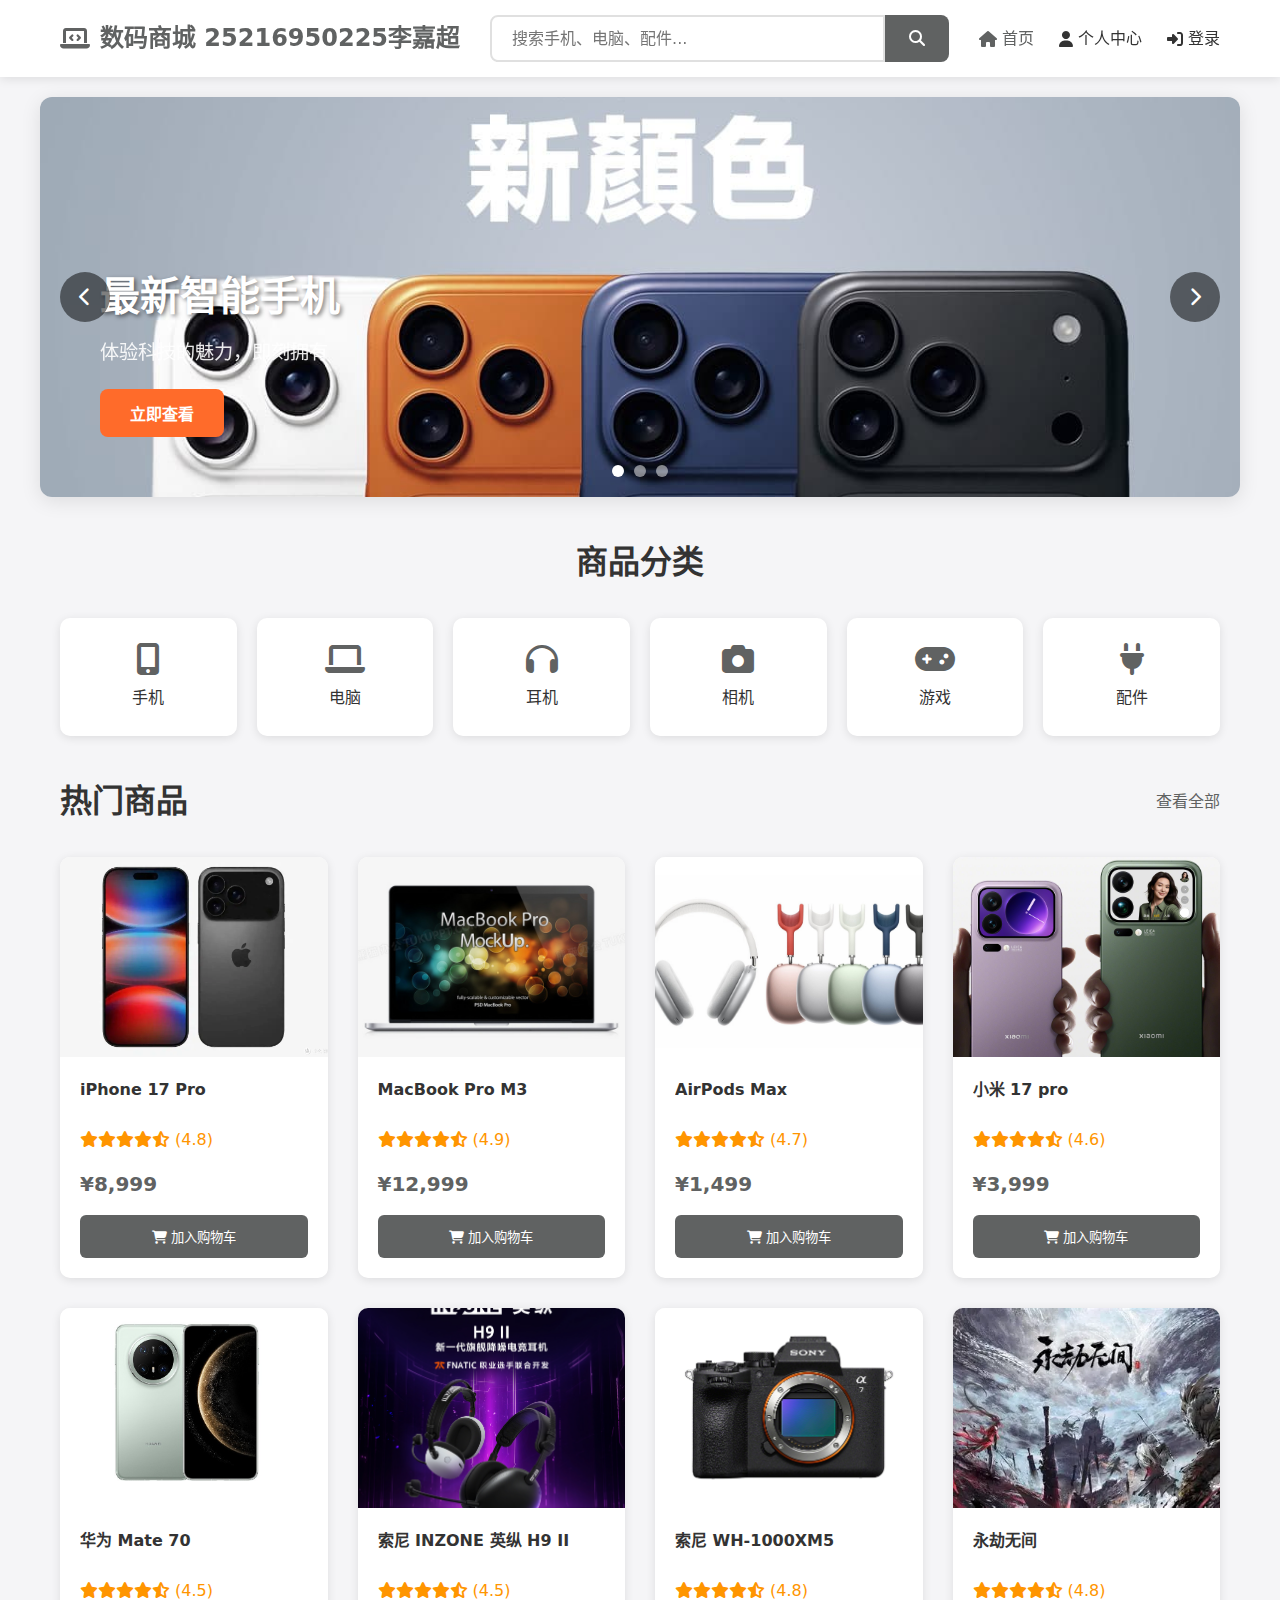
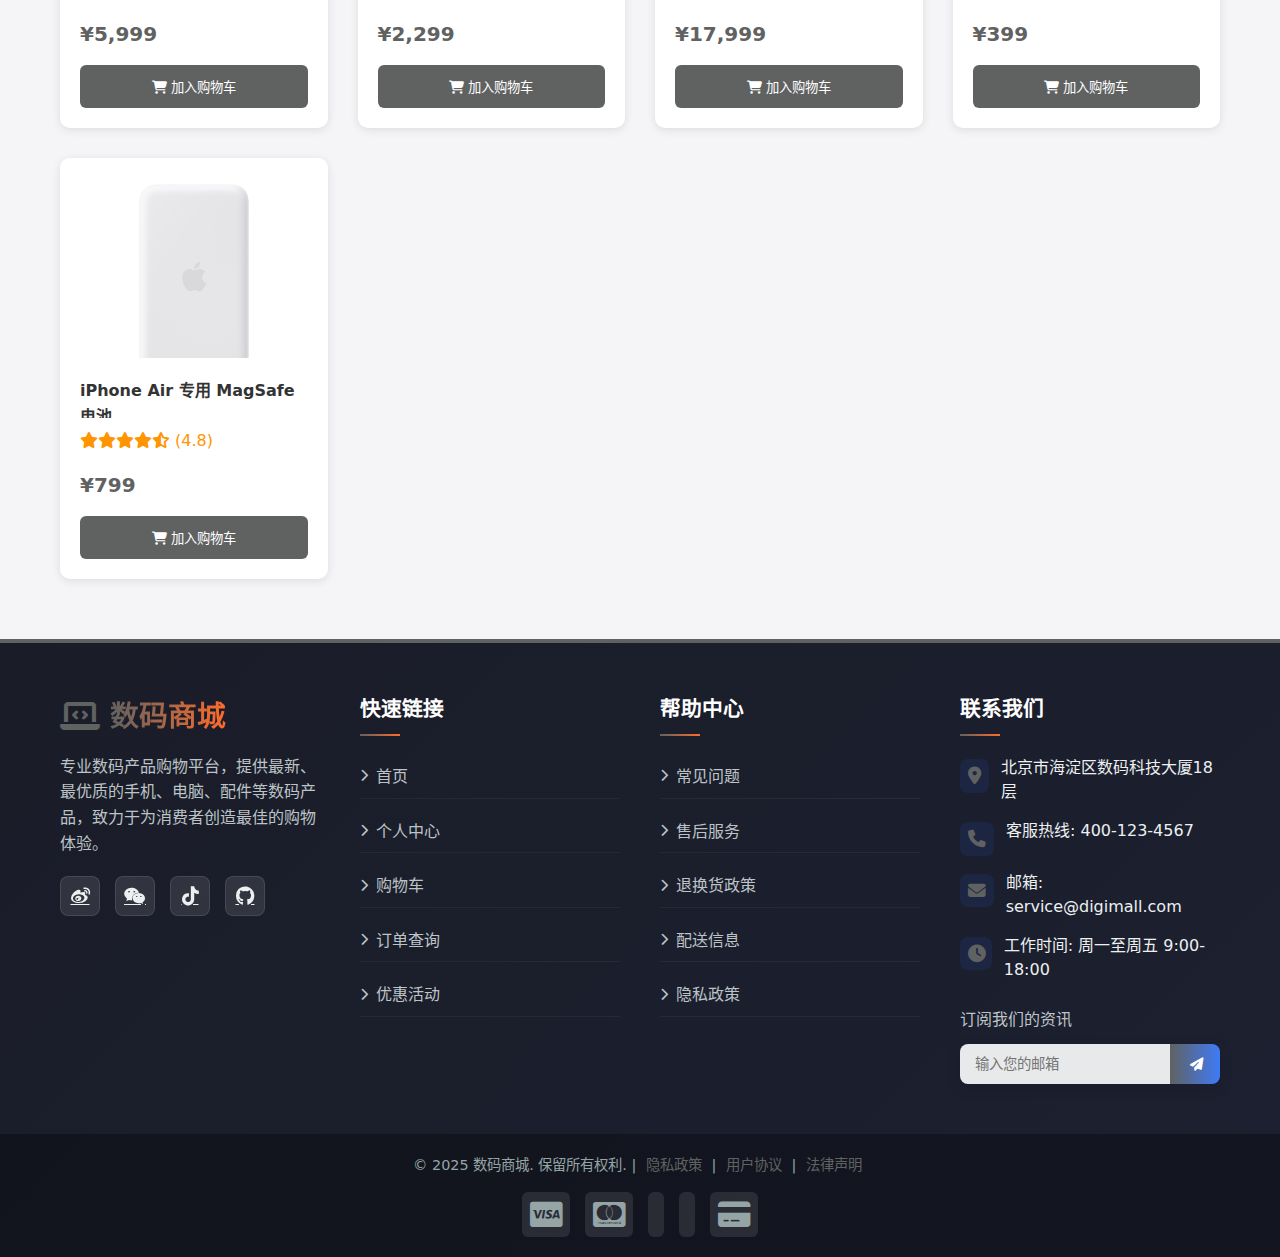
<file: index.html>
<!DOCTYPE html>
<html lang="zh-CN">
<head>
    <meta charset="UTF-8">
    <meta name="viewport" content="width=device-width, initial-scale=1.0">
    <title>数码商城 - 首页</title>
    <link rel="stylesheet" href="css/style.css">
    <link rel="stylesheet" href="https://cdnjs.cloudflare.com/ajax/libs/font-awesome/6.4.0/css/all.min.css">
</head>
<body>
    <!-- 导航栏 -->
    <nav class="navbar">
        <div class="nav-container">
            <a href="index.html" class="logo">
                <i class="fas fa-laptop-code"></i>
                <span>数码商城 25216950225李嘉超</span>
            </a>
            
            <div class="search-box">
                <input type="text" placeholder="搜索手机、电脑、配件..." id="searchInput">
                <button onclick="searchProducts()"><i class="fas fa-search"></i></button>
            </div>
            
            <div class="nav-links">
                <a href="index.html" class="active"><i class="fas fa-home"></i> 首页</a>
                <a href="profile.html"><i class="fas fa-user"></i> 个人中心</a>
                <a href="login.html" id="authLink"><i class="fas fa-sign-in-alt"></i> 登录</a>
            </div>
            
            <button class="menu-toggle" onclick="toggleMenu()">
                <i class="fas fa-bars"></i>
            </button>
        </div>
    </nav>

    <!-- 轮播图 -->
    <section class="carousel">
        <div class="carousel-inner">
            <div class="slide active">
                <img src="素材图片/16.jpg" alt="智能手机">
                <div class="slide-content">
                    <h2>最新智能手机</h2>
                    <p>体验科技的魅力，即刻拥有</p>
                    <button onclick="viewProduct('phone')">立即查看</button>
                </div>
            </div>
            <div class="slide">
                <img src="素材图片/h470.jpg" alt="笔记本电脑">
                <div class="slide-content">
                    <h2>高性能笔记本</h2>
                    <p>助力你的工作与学习</p>
                    <button onclick="viewProduct('laptop')">立即查看</button>
                </div>
            </div>
            <div class="slide">
                <img src="素材图片/h9_1215.jpg.thumb.537.537.png" alt="耳机">
                <div class="slide-content">
                    <h2>专业音频设备</h2>
                    <p>沉浸式音乐体验</p>
                    <button onclick="viewProduct('headphone')">立即查看</button>
                </div>
            </div>
        </div>
        
        <div class="carousel-controls">
            <button class="prev" onclick="prevSlide()"><i class="fas fa-chevron-left"></i></button>
            <button class="next" onclick="nextSlide()"><i class="fas fa-chevron-right"></i></button>
        </div>
        
        <div class="carousel-dots">
            <span class="dot active" onclick="goToSlide(0)"></span>
            <span class="dot" onclick="goToSlide(1)"></span>
            <span class="dot" onclick="goToSlide(2)"></span>
        </div>
    </section>

    <!-- 分类导航 -->
    <section class="categories">
        <h2>商品分类</h2>
        <div class="category-list">
            <div class="category-item" onclick="filterByCategory('phone')">
                <i class="fas fa-mobile-alt"></i>
                <span>手机</span>
            </div>
            <div class="category-item" onclick="filterByCategory('laptop')">
                <i class="fas fa-laptop"></i>
                <span>电脑</span>
            </div>
            <div class="category-item" onclick="filterByCategory('headphone')">
                <i class="fas fa-headphones"></i>
                <span>耳机</span>
            </div>
            <div class="category-item" onclick="filterByCategory('camera')">
                <i class="fas fa-camera"></i>
                <span>相机</span>
            </div>
            <div class="category-item" onclick="filterByCategory('gaming')">
                <i class="fas fa-gamepad"></i>
                <span>游戏</span>
            </div>
            <div class="category-item" onclick="filterByCategory('accessory')">
                <i class="fas fa-plug"></i>
                <span>配件</span>
            </div>
        </div>
    </section>

    <!-- 热门商品 -->
    <section class="products">
        <div class="section-header">
            <h2>热门商品</h2>
            <a href="#" class="view-all">查看全部</a>
        </div>
        
        <div class="product-grid" id="productGrid">
            <!-- 商品卡片将通过JS动态加载 -->
        </div>
    </section>
    <!-- 页脚 -->
<footer class="footer">
    <div class="footer-container">
        <!-- 公司信息 -->
        <div class="footer-section">
            <div class="footer-logo">
                <i class="fas fa-laptop-code"></i>
                <span>数码商城</span>
            </div>
            <p class="footer-description">
                专业数码产品购物平台，提供最新、最优质的手机、电脑、配件等数码产品，致力于为消费者创造最佳的购物体验。
            </p>
            <div class="footer-social">
                <a href="#" aria-label="关注我们的微博"><i class="fab fa-weibo"></i></a>
                <a href="#" aria-label="关注我们的微信"><i class="fab fa-weixin"></i></a>
                <a href="#" aria-label="访问我们的抖音"><i class="fab fa-tiktok"></i></a>
                <a href="#" aria-label="访问我们的GitHub"><i class="fab fa-github"></i></a>
            </div>
        </div>

        <!-- 快速链接 -->
        <div class="footer-section">
            <h3>快速链接</h3>
            <ul class="footer-links">
                <li><a href="index.html"><i class="fas fa-chevron-right"></i> 首页</a></li>
                <li><a href="profile.html"><i class="fas fa-chevron-right"></i> 个人中心</a></li>
                <li><a href="#"><i class="fas fa-chevron-right"></i> 购物车</a></li>
                <li><a href="#"><i class="fas fa-chevron-right"></i> 订单查询</a></li>
                <li><a href="#"><i class="fas fa-chevron-right"></i> 优惠活动</a></li>
            </ul>
        </div>

        <!-- 帮助中心 -->
        <div class="footer-section">
            <h3>帮助中心</h3>
            <ul class="footer-links">
                <li><a href="#"><i class="fas fa-chevron-right"></i> 常见问题</a></li>
                <li><a href="#"><i class="fas fa-chevron-right"></i> 售后服务</a></li>
                <li><a href="#"><i class="fas fa-chevron-right"></i> 退换货政策</a></li>
                <li><a href="#"><i class="fas fa-chevron-right"></i> 配送信息</a></li>
                <li><a href="#"><i class="fas fa-chevron-right"></i> 隐私政策</a></li>
            </ul>
        </div>

        <!-- 联系我们 -->
        <div class="footer-section">
            <h3>联系我们</h3>
            <ul class="footer-contact">
                <li><i class="fas fa-map-marker-alt"></i> 北京市海淀区数码科技大厦18层</li>
                <li><i class="fas fa-phone"></i> 客服热线: 400-123-4567</li>
                <li><i class="fas fa-envelope"></i> 邮箱: service@digimall.com</li>
                <li><i class="fas fa-clock"></i> 工作时间: 周一至周五 9:00-18:00</li>
            </ul>
            <div class="footer-newsletter">
                <p>订阅我们的资讯</p>
                <div class="newsletter-form">
                    <input type="email" placeholder="输入您的邮箱">
                    <button type="submit"><i class="fas fa-paper-plane"></i></button>
                </div>
            </div>
        </div>
    </div>

    <!-- 页脚底部 -->
    <div class="footer-bottom">
        <div class="footer-bottom-content">
            <p>&copy; 2025 数码商城. 保留所有权利. | <a href="#">隐私政策</a> | <a href="#">用户协议</a> | <a href="#">法律声明</a></p>
            <div class="footer-payment">
                <i class="fab fa-cc-visa" title="Visa"></i>
                <i class="fab fa-cc-mastercard" title="MasterCard"></i>
                <i class="fab fa-cc-alipay" title="支付宝"></i>
                <i class="fab fa-cc-wechat-pay" title="微信支付"></i>
                <i class="fas fa-credit-card" title="银联"></i>
            </div>
        </div>
    </div>
</footer>

    <script src="js/main.js"></script>
</body>
</html>
</file>
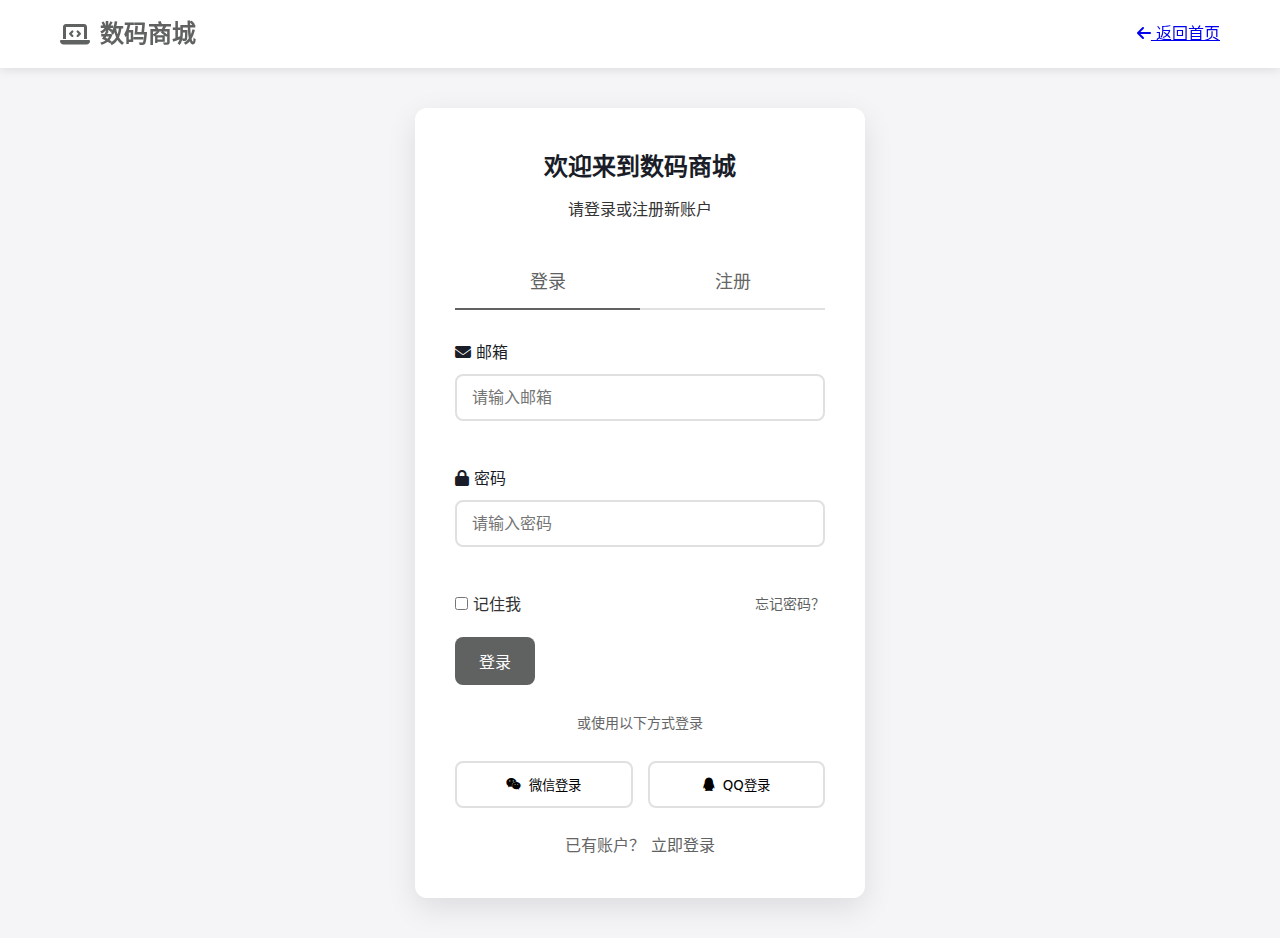
<file: login.html>
<!DOCTYPE html>
<html lang="zh-CN">
<head>
    <meta charset="UTF-8">
    <meta name="viewport" content="width=device-width, initial-scale=1.0">
    <title>数码商城 - 登录注册</title>
    <link rel="stylesheet" href="css/style.css">
    <link rel="stylesheet" href="https://cdnjs.cloudflare.com/ajax/libs/font-awesome/6.4.0/css/all.min.css">
</head>
<body>
    <nav class="navbar">
        <div class="nav-container">
            <a href="index.html" class="logo">
                <i class="fas fa-laptop-code"></i>
                <span>数码商城</span>
            </a>
            <a href="index.html" class="back-btn">
                <i class="fas fa-arrow-left"></i> 返回首页
            </a>
        </div>
    </nav>

    <div class="auth-container">
        <div class="auth-box">
            <div class="auth-header">
                <h2>欢迎来到数码商城</h2>
                <p>请登录或注册新账户</p>
            </div>
            
            <div class="auth-tabs">
                <button class="tab-btn active" onclick="switchTab('login')">登录</button>
                <button class="tab-btn" onclick="switchTab('register')">注册</button>
            </div>
            
            <!-- 登录表单 -->
            <form class="auth-form active" id="loginForm" onsubmit="return handleLogin(event)">
                <div class="form-group">
                    <label><i class="fas fa-envelope"></i> 邮箱</label>
                    <input type="email" id="loginEmail" placeholder="请输入邮箱" required>
                    <div class="error-msg" id="loginEmailError"></div>
                </div>
                
                <div class="form-group">
                    <label><i class="fas fa-lock"></i> 密码</label>
                    <input type="password" id="loginPassword" placeholder="请输入密码" required>
                    <div class="error-msg" id="loginPasswordError"></div>
                </div>
                
                <div class="form-options">
                    <label>
                        <input type="checkbox" id="rememberMe"> 记住我
                    </label>
                    <a href="#" class="forgot-link">忘记密码？</a>
                </div>
                
                <button type="submit" class="btn-primary">登录</button>
                
                <div class="auth-divider">
                    <span>或使用以下方式登录</span>
                </div>
                
                <div class="social-login">
                    <button type="button" class="social-btn wechat">
                        <i class="fab fa-weixin"></i> 微信登录
                    </button>
                    <button type="button" class="social-btn qq">
                        <i class="fab fa-qq"></i> QQ登录
                    </button>
                </div>
            </form>
            
            <!-- 注册表单 -->
            <form class="auth-form" id="registerForm" onsubmit="return handleRegister(event)">
                <div class="form-group">
                    <label><i class="fas fa-user"></i> 用户名</label>
                    <input type="text" id="registerName" placeholder="请输入用户名" required>
                    <div class="error-msg" id="registerNameError"></div>
                </div>
                
                <div class="form-group">
                    <label><i class="fas fa-envelope"></i> 邮箱</label>
                    <input type="email" id="registerEmail" placeholder="请输入邮箱" required>
                    <div class="error-msg" id="registerEmailError"></div>
                </div>
                
                <div class="form-group">
                    <label><i class="fas fa-phone"></i> 手机号</label>
                    <input type="tel" id="registerPhone" placeholder="请输入手机号" required>
                    <div class="error-msg" id="registerPhoneError"></div>
                </div>
                
                <div class="form-group">
                    <label><i class="fas fa-lock"></i> 密码</label>
                    <input type="password" id="registerPassword" placeholder="请输入密码（至少6位）" required>
                    <div class="error-msg" id="registerPasswordError"></div>
                </div>
                
                <div class="form-group">
                    <label><i class="fas fa-lock"></i> 确认密码</label>
                    <input type="password" id="registerConfirm" placeholder="请再次输入密码" required>
                    <div class="error-msg" id="registerConfirmError"></div>
                </div>
                
                <div class="form-group checkbox">
                    <input type="checkbox" id="agreeTerms" required>
                    <label for="agreeTerms">我已阅读并同意 <a href="#">用户协议</a></label>
                </div>
                
                <button type="submit" class="btn-primary">注册</button>
            </form>
            
            <div class="auth-footer">
                已有账户？ <a href="javascript:void(0)" onclick="switchTab('login')">立即登录</a>
            </div>
        </div>
    </div>

    <script src="js/main.js"></script>
</body>
</html>
</file>
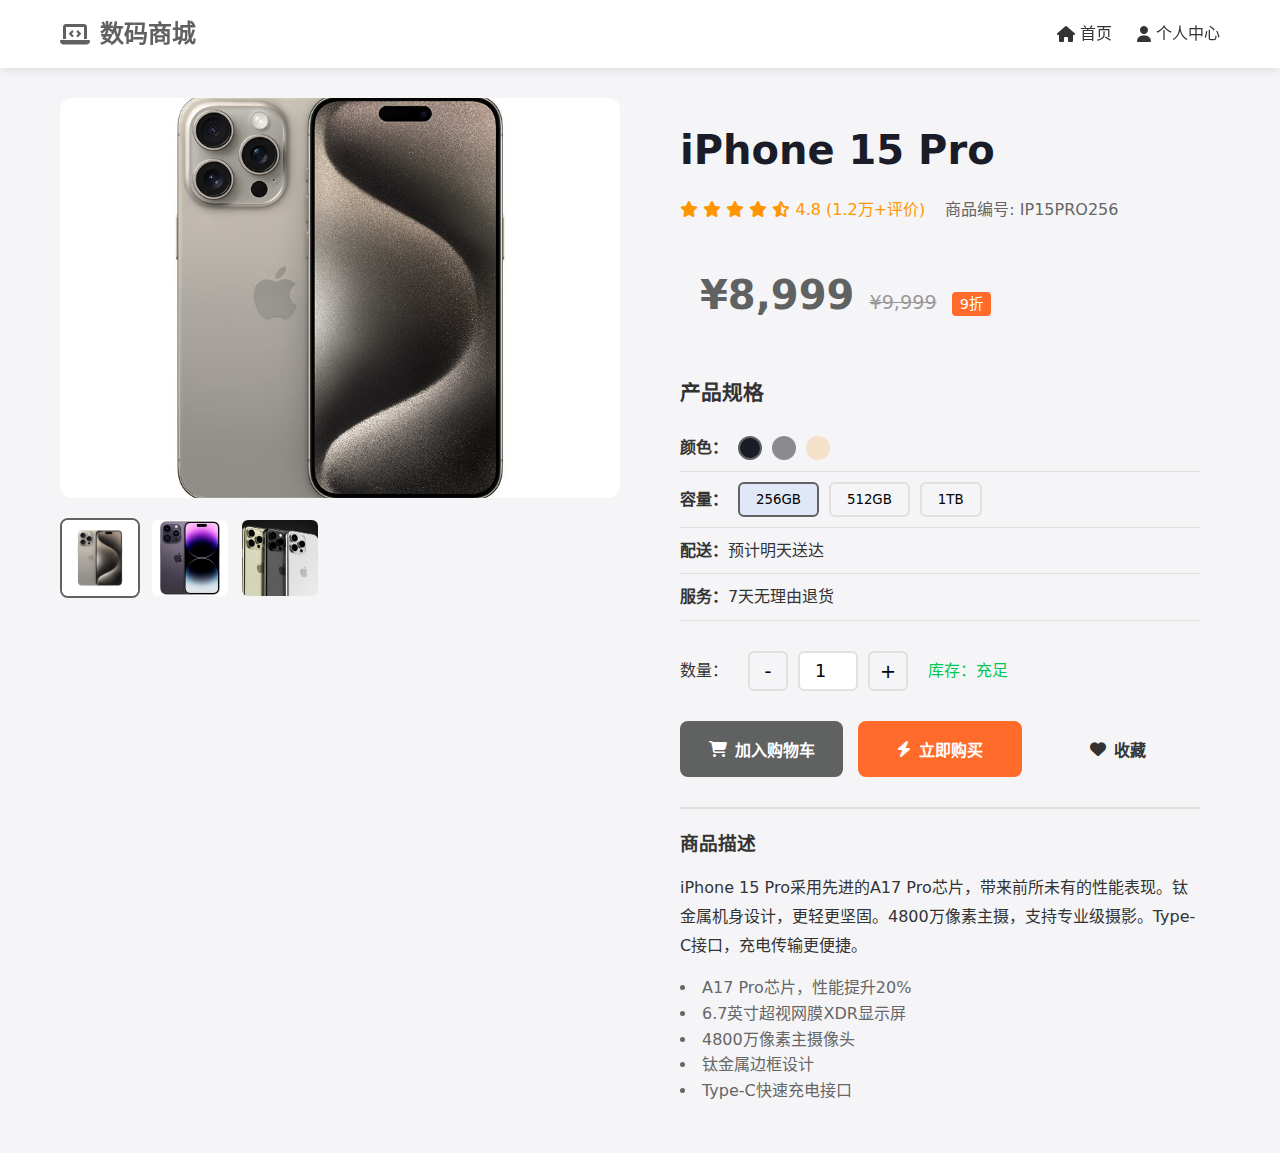
<file: product.html>
<!DOCTYPE html>
<html lang="zh-CN">
<head>
    <meta charset="UTF-8">
    <meta name="viewport" content="width=device-width, initial-scale=1.0">
    <title>商品详情 - 数码商城</title>
    <link rel="stylesheet" href="css/style.css">
    <link rel="stylesheet" href="https://cdnjs.cloudflare.com/ajax/libs/font-awesome/6.4.0/css/all.min.css">
</head>
<body>
    <nav class="navbar">
        <div class="nav-container">
            <a href="index.html" class="logo">
                <i class="fas fa-laptop-code"></i>
                <span>数码商城</span>
            </a>
            <div class="nav-links">
                <a href="index.html"><i class="fas fa-home"></i> 首页</a>
                <a href="profile.html"><i class="fas fa-user"></i> 个人中心</a>
            </div>
        </div>
    </nav>

    <div class="product-detail-container">
        <div class="product-gallery">
            <div class="main-image">
                <img id="mainImage" src="素材图片/1dae1081a870e677.jpg" alt="商品主图">
            </div>
            <div class="thumbnails">
                <img src="素材图片/1dae1081a870e677.jpg" 
                     onclick="changeImage(this.src)" class="active">
                <img src="素材图片/cewSsjgev6tdc.jpg" 
                     onclick="changeImage(this.src)">
                <img src="素材图片/R-C.jpg" 
                     onclick="changeImage(this.src)">
            </div>
        </div>
        
        <div class="product-info">
            <h1 id="productTitle">iPhone 15 Pro</h1>
            
            <div class="product-meta">
                <div class="rating">
                    <i class="fas fa-star"></i>
                    <i class="fas fa-star"></i>
                    <i class="fas fa-star"></i>
                    <i class="fas fa-star"></i>
                    <i class="fas fa-star-half-alt"></i>
                    <span class="rating-text">4.8 (1.2万+评价)</span>
                </div>
                <div class="sku">商品编号: IP15PRO256</div>
            </div>
            
            <div class="price-section">
                <span class="current-price">¥8,999</span>
                <span class="original-price">¥9,999</span>
                <span class="discount">9折</span>
            </div>
            
            <div class="product-specs">
                <h3>产品规格</h3>
                <ul>
                    <li><strong>颜色：</strong><span class="color-options">
                        <span class="color-option active" style="background-color: #1A1D28;"></span>
                        <span class="color-option" style="background-color: #8A8A8F;"></span>
                        <span class="color-option" style="background-color: #F5E0C9;"></span>
                    </span></li>
                    <li><strong>容量：</strong>
                        <button class="spec-btn active">256GB</button>
                        <button class="spec-btn">512GB</button>
                        <button class="spec-btn">1TB</button>
                    </li>
                    <li><strong>配送：</strong> 预计明天送达</li>
                    <li><strong>服务：</strong> 7天无理由退货</li>
                </ul>
            </div>
            
            <div class="quantity-selector">
                <label>数量：</label>
                <div class="quantity-control">
                    <button onclick="updateQuantity(-1)">-</button>
                    <input type="number" id="quantity" value="1" min="1" max="10">
                    <button onclick="updateQuantity(1)">+</button>
                </div>
                <span class="stock-info">库存：充足</span>
            </div>
            
            <div class="action-buttons">
                <button class="btn-cart" onclick="addToCart()">
                    <i class="fas fa-shopping-cart"></i> 加入购物车
                </button>
                <button class="btn-buy" onclick="buyNow()">
                    <i class="fas fa-bolt"></i> 立即购买
                </button>
                <button class="btn-wishlist" onclick="addToWishlist()">
                    <i class="fas fa-heart"></i> 收藏
                </button>
            </div>
            
            <div class="product-description">
                <h3>商品描述</h3>
                <p>iPhone 15 Pro采用先进的A17 Pro芯片，带来前所未有的性能表现。钛金属机身设计，更轻更坚固。4800万像素主摄，支持专业级摄影。Type-C接口，充电传输更便捷。</p>
                <ul>
                    <li>A17 Pro芯片，性能提升20%</li>
                    <li>6.7英寸超视网膜XDR显示屏</li>
                    <li>4800万像素主摄像头</li>
                    <li>钛金属边框设计</li>
                    <li>Type-C快速充电接口</li>
                </ul>
            </div>
        </div>
    </div>

    <script src="js/main.js"></script>
</body>
</html>
</file>
<file: css/style.css>
/* 基础样式 */
:root {
    --primary: #606262;
    --secondary: #FF6B2A;
    --dark: #1A1D28;
    --light: #FFFFFF;
    --gray: #F5F5F7;
    --text: #333333;
    --border: #E0E0E0;
    --success: #00C853;
    --error: #FF3B30;
    --warning: #FF9500;
}

* {
    margin: 0;
    padding: 0;
    box-sizing: border-box;
    font-family: 'Segoe UI', system-ui, sans-serif;
}

body {
    background-color: var(--gray);
    color: var(--text);
    line-height: 1.6;
}

/* 通用容器 */
.container {
    max-width: 1200px;
    margin: 0 auto;
    padding: 0 20px;
}

/* 按钮样式 */
button {
    cursor: pointer;
    border: none;
    outline: none;
    transition: all 0.3s ease;
}

.btn-primary {
    background: var(--primary);
    color: white;
    padding: 12px 24px;
    border-radius: 8px;
    font-weight: 500;
    font-size: 16px;
}

.btn-primary:hover {
    background: #1a56e0;
    transform: translateY(-2px);
    box-shadow: 0 4px 12px rgba(42, 107, 255, 0.3);
}

/* 导航栏 */
.navbar {
    background: var(--light);
    box-shadow: 0 2px 10px rgba(0,0,0,0.1);
    position: sticky;
    top: 0;
    z-index: 100;
}

.nav-container {
    max-width: 1200px;
    margin: 0 auto;   /*外边距*/
    padding: 15px 20px;   /*内边距*/
    display: flex;
    align-items: center;
    justify-content: space-between;
}

.logo {
    display: flex;
    align-items: center;
    gap: 10px;
    text-decoration: none;
    color: var(--primary);
    font-size: 1.5rem;
    font-weight: bold;
}

.search-box {
    display: flex;
    flex: 1;
    max-width: 500px;
    margin: 0 30px;
}

.search-box input {
    flex: 1;
    padding: 12px 20px;
    border: 2px solid var(--border);
    border-radius: 8px 0 0 8px;
    font-size: 16px;
}

.search-box button {
    background: var(--primary);
    color: white;
    padding: 12px 24px;
    border-radius: 0 8px 8px 0;
    font-size: 16px;
}

.nav-links {
    display: flex;
    gap: 25px;
    align-items: center;
}

.nav-links a {
    text-decoration: none;
    color: var(--text);
    display: flex;
    align-items: center;
    gap: 5px;
    font-weight: 500;
}

.nav-links a.active {
    color: var(--primary);
}

.menu-toggle {
    display: none;
    background: none;
    font-size: 1.5rem;
    color: var(--text);
}

/* 轮播图 */
.carousel {
    position: relative;
    max-width: 1200px;
    margin: 20px auto;
    border-radius: 12px;
    overflow: hidden;
    box-shadow: 0 4px 20px rgba(0,0,0,0.1);
}

.carousel-inner {
    position: relative;
    height: 400px;
}

.slide {
    position: absolute;
    width: 100%;
    height: 100%;
    opacity: 0;
    transition: opacity 0.5s ease;
}

.slide.active {
    opacity: 1;
}

.slide img {
    width: 100%;
    height: 100%;
    object-fit: cover;
}

.slide-content {
    position: absolute;
    bottom: 60px;
    left: 60px;
    color: white;
    max-width: 500px;
}

.slide-content h2 {
    font-size: 2.5rem;
    margin-bottom: 10px;
    text-shadow: 2px 2px 4px rgba(0,0,0,0.5);
}

.slide-content p {
    font-size: 1.2rem;
    margin-bottom: 20px;
    opacity: 0.9;
}

.slide-content button {
    background: var(--secondary);
    color: white;
    padding: 12px 30px;
    border-radius: 8px;
    font-size: 16px;
    font-weight: 600;
}

.carousel-controls {
    position: absolute;
    top: 50%;
    transform: translateY(-50%);
    width: 100%;
    display: flex;
    justify-content: space-between;
    padding: 0 20px;
}

.carousel-controls button {
    background: rgba(0,0,0,0.5);
    color: white;
    width: 50px;
    height: 50px;
    border-radius: 50%;
    font-size: 1.2rem;
}

.carousel-dots {
    position: absolute;
    bottom: 20px;
    left: 50%;
    transform: translateX(-50%);
    display: flex;
    gap: 10px;
}

.dot {
    width: 12px;
    height: 12px;
    border-radius: 50%;
    background: rgba(255,255,255,0.5);
    cursor: pointer;
}

.dot.active {
    background: white;
}

/* 分类导航 */
.categories {
    max-width: 1200px;
    margin: 40px auto;
    padding: 0 20px;
}

.categories h2 {
    text-align: center;
    margin-bottom: 30px;
    font-size: 2rem;
}

.category-list {
    display: grid;
    grid-template-columns: repeat(6, 1fr);
    gap: 20px;
}

.category-item {
    background: white;
    padding: 25px 15px;
    border-radius: 10px;
    text-align: center;
    cursor: pointer;
    transition: all 0.3s ease;
    box-shadow: 0 2px 10px rgba(0,0,0,0.1);
}

.category-item:hover {
    transform: translateY(-5px);
    box-shadow: 0 5px 20px rgba(0,0,0,0.15);
}

.category-item i {
    font-size: 2rem;
    color: var(--primary);
    margin-bottom: 10px;
}

.category-item span {
    display: block;
    font-weight: 500;
}

/* 商品列表 */
.products {
    max-width: 1200px;
    margin: 40px auto;
    padding: 0 20px;
}

.section-header {
    display: flex;
    justify-content: space-between;
    align-items: center;
    margin-bottom: 30px;
}

.section-header h2 {
    font-size: 2rem;
}

.view-all {
    color: var(--primary);
    text-decoration: none;
    font-weight: 500;
}

.product-grid {
    display: grid;
    grid-template-columns: repeat(4, 1fr);
    gap: 30px;
}

.product-card {
    background: white;
    border-radius: 10px;
    overflow: hidden;
    box-shadow: 0 2px 10px rgba(0,0,0,0.1);
    transition: all 0.3s ease;
}

.product-card:hover {
    transform: translateY(-5px);
    box-shadow: 0 5px 20px rgba(0,0,0,0.15);
}

.product-image {
    height: 200px;
    overflow: hidden;
}

.product-image img {
    width: 100%;
    height: 100%;
    object-fit: cover;
    transition: transform 0.5s ease;
}

.product-card:hover .product-image img {
    transform: scale(1.05);
}

.product-info {
    padding: 20px;
}

.product-title {
    font-size: 16px;
    font-weight: 600;
    margin-bottom: 10px;
    height: 40px;
    overflow: hidden;
}

.product-price {
    color: var(--primary);
    font-size: 20px;
    font-weight: 700;
    margin-bottom: 15px;
}

.product-rating {
    color: var(--warning);
    margin-bottom: 15px;
}

.btn-add-to-cart {
    width: 100%;
    padding: 12px;
    background: var(--primary);
    color: white;
    border-radius: 6px;
    font-weight: 500;
}

/* 登录注册页 */
.auth-container {
    min-height: calc(100vh - 70px);
    display: flex;
    align-items: center;
    justify-content: center;
    padding: 40px 20px;
}

.auth-box {
    background: white;
    border-radius: 12px;
    box-shadow: 0 10px 30px rgba(0,0,0,0.1);
    width: 100%;
    max-width: 450px;
    padding: 40px;
}

.auth-header {
    text-align: center;
    margin-bottom: 30px;
}

.auth-header h2 {
    color: var(--dark);
    margin-bottom: 10px;
}

.auth-tabs {
    display: flex;
    border-bottom: 2px solid var(--border);
    margin-bottom: 30px;
}

.tab-btn {
    flex: 1;
    padding: 15px;
    background: none;
    border: none;
    font-size: 18px;
    font-weight: 500;
    color: #666;
    cursor: pointer;
    position: relative;
}

.tab-btn.active {
    color: var(--primary);
}

.tab-btn.active::after {
    content: '';
    position: absolute;
    bottom: -2px;
    left: 0;
    right: 0;
    height: 2px;
    background: var(--primary);
}

.auth-form {
    display: none;
}

.auth-form.active {
    display: block;
}

.form-group {
    margin-bottom: 20px;
}

.form-group label {
    display: block;
    margin-bottom: 8px;
    font-weight: 500;
    color: var(--dark);
}

.form-group input {
    width: 100%;
    padding: 12px 15px;
    border: 2px solid var(--border);
    border-radius: 8px;
    font-size: 16px;
    transition: border-color 0.3s ease;
}

.form-group input:focus {
    border-color: var(--primary);
    outline: none;
}

.error-msg {
    color: var(--error);
    font-size: 14px;
    margin-top: 5px;
    min-height: 20px;
}

.form-options {
    display: flex;
    justify-content: space-between;
    align-items: center;
    margin-bottom: 20px;
}

.forgot-link {
    color: var(--primary);
    text-decoration: none;
    font-size: 14px;
}

.auth-divider {
    text-align: center;
    margin: 25px 0;
    position: relative;
}

.auth-divider span {
    background: white;
    padding: 0 15px;
    color: #666;
    font-size: 14px;
}

.auth-divider::before {
    content: '';
    position: absolute;
    top: 50%;
    left: 0;
    right: 0;
    height: 1px;
    background: var(--border);
    z-index: -1;
}

.social-login {
    display: flex;
    gap: 15px;
}

.social-btn {
    flex: 1;
    padding: 12px;
    border: 2px solid var(--border);
    border-radius: 8px;
    background: none;
    font-weight: 500;
    display: flex;
    align-items: center;
    justify-content: center;
    gap: 8px;
}

.social-btn.wechat:hover {
    border-color: #09BB07;
    color: #09BB07;
}

.social-btn.qq:hover {
    border-color: #12B7F5;
    color: #12B7F5;
}

.auth-footer {
    text-align: center;
    margin-top: 25px;
    color: #666;
}

.auth-footer a {
    color: var(--primary);
    text-decoration: none;
    font-weight: 500;
}

/* 商品详情页 */
.product-detail-container {
    max-width: 1200px;
    margin: 30px auto;
    padding: 0 20px;
    display: grid;
    grid-template-columns: 1fr 1fr;
    gap: 40px;
}

.product-gallery {
    display: flex;
    flex-direction: column;
    gap: 20px;
}

.main-image {
    border-radius: 12px;
    overflow: hidden;
    height: 400px;
}

.main-image img {
    width: 100%;
    height: 100%;
    object-fit: cover;
}

.thumbnails {
    display: flex;
    gap: 10px;
}

.thumbnails img {
    width: 80px;
    height: 80px;
    object-fit: cover;
    border-radius: 8px;
    cursor: pointer;
    border: 2px solid transparent;
}

.thumbnails img.active {
    border-color: var(--primary);
}

.product-info h1 {
    font-size: 2.5rem;
    margin-bottom: 15px;
    color: var(--dark);
}

.product-meta {
    display: flex;
    gap: 20px;
    margin-bottom: 20px;
    color: #666;
}

.rating {
    color: var(--warning);
}

.price-section {
    background: var(--gray);
    padding: 20px;
    border-radius: 8px;
    margin-bottom: 30px;
}

.current-price {
    font-size: 2.5rem;
    font-weight: 700;
    color: var(--primary);
}

.original-price {
    font-size: 1.2rem;
    color: #999;
    text-decoration: line-through;
    margin-left: 10px;
}

.discount {
    background: var(--secondary);
    color: white;
    padding: 4px 8px;
    border-radius: 4px;
    margin-left: 10px;
    font-size: 0.9rem;
}

.product-specs h3 {
    margin-bottom: 15px;
    font-size: 1.3rem;
}

.product-specs ul {
    list-style: none;
}

.product-specs li {
    padding: 10px 0;
    border-bottom: 1px solid var(--border);
    display: flex;
    align-items: center;
}

.color-options {
    display: flex;
    gap: 10px;
    margin-left: 10px;
}

.color-option {
    width: 24px;
    height: 24px;
    border-radius: 50%;
    cursor: pointer;
    border: 2px solid transparent;
}

.color-option.active {
    border-color: var(--primary);
}

.spec-btn {
    padding: 8px 16px;
    margin-left: 10px;
    border: 2px solid var(--border);
    background: none;
    border-radius: 6px;
    cursor: pointer;
}

.spec-btn.active {
    border-color: var(--primary);
    background: rgba(42, 107, 255, 0.1);
}

.quantity-selector {
    display: flex;
    align-items: center;
    gap: 20px;
    margin: 30px 0;
}

.quantity-control {
    display: flex;
    align-items: center;
    gap: 10px;
}

.quantity-control button {
    width: 40px;
    height: 40px;
    border: 2px solid var(--border);
    background: none;
    border-radius: 6px;
    font-size: 1.2rem;
    display: flex;
    align-items: center;
    justify-content: center;
}

#quantity {
    width: 60px;
    text-align: center;
    padding: 8px;
    border: 2px solid var(--border);
    border-radius: 6px;
    font-size: 1.1rem;
}

.stock-info {
    color: var(--success);
    font-weight: 500;
}

.action-buttons {
    display: flex;
    gap: 15px;
    margin-bottom: 30px;
}

.btn-cart, .btn-buy, .btn-wishlist {
    flex: 1;
    padding: 16px;
    border-radius: 8px;
    font-size: 16px;
    font-weight: 600;
    display: flex;
    align-items: center;
    justify-content: center;
    gap: 8px;
}

.btn-cart {
    background: var(--primary);
    color: white;
}

.btn-buy {
    background: var(--secondary);
    color: white;
}

.btn-wishlist {
    background: var(--gray);
    color: var(--text);
}

.product-description {
    border-top: 2px solid var(--border);
    padding-top: 20px;
}

.product-description h3 {
    margin-bottom: 15px;
}

.product-description p {
    margin-bottom: 15px;
    line-height: 1.8;
}

.product-description ul {
    list-style-position: inside;
    color: #666;
}

/* 个人中心页 */
.profile-container {
    max-width: 1200px;
    margin: 30px auto;
    padding: 0 20px;
    display: grid;
    grid-template-columns: 280px 1fr;
    gap: 30px;
}

.profile-sidebar {
    background: white;
    border-radius: 12px;
    padding: 25px;
    box-shadow: 0 2px 10px rgba(0,0,0,0.1);
    height: fit-content;
}

.user-card {
    text-align: center;
    padding-bottom: 20px;
    border-bottom: 1px solid var(--border);
    margin-bottom: 20px;
}

.user-avatar {
    font-size: 5rem;
    color: var(--primary);
    margin-bottom: 15px;
}

.user-stats {
    display: grid;
    grid-template-columns: 1fr 1fr;
    gap: 15px;
    margin-top: 20px;
}

.stat-item {
    background: var(--gray);
    padding: 15px;
    border-radius: 8px;
    text-align: center;
}

.stat-value {
    display: block;
    font-size: 1.5rem;
    font-weight: 700;
    color: var(--primary);
    margin-bottom: 5px;
}

.stat-label {
    color: #666;
    font-size: 0.9rem;
}

.profile-menu {
    display: flex;
    flex-direction: column;
    gap: 5px;
}

.menu-item {
    display: flex;
    align-items: center;
    gap: 12px;
    padding: 15px;
    color: var(--text);
    text-decoration: none;
    border-radius: 8px;
    transition: all 0.3s ease;
}

.menu-item:hover, .menu-item.active {
    background: var(--primary);
    color: white;
}

.menu-item i {
    font-size: 1.2rem;
    width: 24px;
}

.profile-content {
    background: white;
    border-radius: 12px;
    padding: 30px;
    box-shadow: 0 2px 10px rgba(0,0,0,0.1);
}

.profile-section {
    display: none;
}

.profile-section.active {
    display: block;
}

.profile-section h2 {
    font-size: 1.8rem;
    margin-bottom: 25px;
    display: flex;
    align-items: center;
    gap: 10px;
}

.order-tabs {
    display: flex;
    gap: 10px;
    margin-bottom: 25px;
    border-bottom: 2px solid var(--border);
    padding-bottom: 15px;
}

.order-tabs .tab-btn {
    padding: 8px 20px;
    background: none;
    border: none;
    border-radius: 6px;
    font-weight: 500;
    color: #666;
}

.order-tabs .tab-btn.active {
    background: var(--primary);
    color: white;
}

.order-card {
    border: 1px solid var(--border);
    border-radius: 8px;
    margin-bottom: 20px;
    overflow: hidden;
}

.order-header {
    background: var(--gray);
    padding: 15px 20px;
    display: flex;
    justify-content: space-between;
    align-items: center;
}

.order-status {
    padding: 6px 12px;
    border-radius: 4px;
    font-size: 0.9rem;
    font-weight: 500;
}

.status-pending {
    background: #FFF3CD;
    color: #856404;
}

.order-items {
    padding: 20px;
    display: flex;
    gap: 20px;
    align-items: center;
}

.order-items img {
    width: 80px;
    height: 80px;
    object-fit: cover;
    border-radius: 6px;
}

.order-info {
    flex: 1;
}

.order-price {
    font-size: 1.2rem;
    font-weight: 700;
    color: var(--primary);
}

.order-footer {
    padding: 15px 20px;
    border-top: 1px solid var(--border);
    display: flex;
    justify-content: space-between;
    align-items: center;
}

.order-actions {
    display: flex;
    gap: 10px;
}

.btn-pay, .btn-cancel {
    padding: 8px 20px;
    border-radius: 6px;
    font-weight: 500;
}

.btn-pay {
    background: var(--primary);
    color: white;
}

.btn-cancel {
    background: var(--gray);
    color: var(--text);
}

.address-list {
    display: flex;
    flex-direction: column;
    gap: 15px;
}

.address-card {
    border: 1px solid var(--border);
    border-radius: 8px;
    padding: 20px;
    display: flex;
    justify-content: space-between;
    align-items: center;
}

.address-card.active {
    border-color: var(--primary);
    background: rgba(42, 107, 255, 0.05);
}

.address-info h4 {
    margin-bottom: 8px;
}

.address-actions {
    display: flex;
    gap: 10px;
}

.btn-add-address {
    margin-bottom: 20px;
    padding: 12px 24px;
    background: var(--primary);
    color: white;
    border-radius: 8px;
    font-weight: 500;
    display: flex;
    align-items: center;
    gap: 8px;
}

.wishlist-grid {
    display: grid;
    grid-template-columns: repeat(3, 1fr);
    gap: 20px;
}

.settings-form {
    max-width: 500px;
}

.settings-form .form-group {
    margin-bottom: 20px;
}

.btn-save {
    padding: 12px 30px;
    background: var(--primary);
    color: white;
    border-radius: 8px;
    font-weight: 500;
    margin-top: 20px;
}

.security-settings {
    margin-top: 40px;
    padding-top: 30px;
    border-top: 2px solid var(--border);
}

.btn-change-password {
    margin-top: 15px;
    padding: 12px 24px;
    background: var(--gray);
    color: var(--text);
    border-radius: 8px;
    font-weight: 500;
    display: flex;
    align-items: center;
    gap: 8px;
}

/* 响应式设计 */
@media (max-width: 1024px) {
    .product-grid, .wishlist-grid {
        grid-template-columns: repeat(3, 1fr);
    }
    
    .category-list {
        grid-template-columns: repeat(3, 1fr);
    }
}

@media (max-width: 768px) {
    .menu-toggle {
        display: block;
    }
    
    .nav-links {
        display: none;
        position: absolute;
        top: 100%;
        left: 0;
        right: 0;
        background: white;
        flex-direction: column;
        padding: 20px;
        box-shadow: 0 4px 12px rgba(0,0,0,0.1);
    }
    
    .nav-links.active {
        display: flex;
    }
    
    .carousel-inner {
        height: 300px;
    }
    
    .slide-content {
        left: 20px;
        bottom: 30px;
    }
    
    .slide-content h2 {
        font-size: 1.8rem;
    }
    
    .product-grid, .wishlist-grid {
        grid-template-columns: repeat(2, 1fr);
    }
    
    .category-list {
        grid-template-columns: repeat(2, 1fr);
    }
    
    .product-detail-container {
        grid-template-columns: 1fr;
        gap: 30px;
    }
    
    .profile-container {
        grid-template-columns: 1fr;
    }
}

@media (max-width: 480px) {
    .product-grid, .wishlist-grid {
        grid-template-columns: 1fr;
    }
    
    .category-list {
        grid-template-columns: 1fr;
    }
    
    .social-login {
        flex-direction: column;
    }
    
    .action-buttons {
        flex-direction: column;
    }
    
    .carousel-controls {
        display: none;
    }
}
/* 页脚样式 */
.footer {
    background-color: #f41818;
    color: #ecf0f1;
    padding: 50px 0 0;
    margin-top: 60px;
}

.footer-container {
    max-width: 1200px;
    margin: 0 auto;
    padding: 0 20px;
    display: grid;
    grid-template-columns: repeat(auto-fit, minmax(250px, 1fr));
    gap: 40px;
}

.footer-section h3 {
    font-size: 1.3rem;
    margin-bottom: 20px;
    color: #3498db;
    position: relative;
    padding-bottom: 10px;
}

.footer-section h3::after {
    content: '';
    position: absolute;
    left: 0;
    bottom: 0;
    width: 40px;
    height: 2px;
    background-color: #3498db;
}

.footer-logo {
    display: flex;
    align-items: center;
    margin-bottom: 15px;
}

.footer-logo i {
    font-size: 2rem;
    color: #3498db;
    margin-right: 10px;
}

.footer-logo span {
    font-size: 1.8rem;
    font-weight: 700;
}

.footer-description {
    line-height: 1.6;
    margin-bottom: 20px;
    color: #bdc3c7;
}

.footer-social {
    display: flex;
    gap: 15px;
    margin-top: 20px;
}

.footer-social a {
    display: inline-flex;
    align-items: center;
    justify-content: center;
    width: 40px;
    height: 40px;
    background-color: #34495e;
    border-radius: 50%;
    color: #ecf0f1;
    font-size: 1.2rem;
    transition: all 0.3s ease;
}

.footer-social a:hover {
    background-color: #3498db;
    transform: translateY(-3px);
}

.footer-links {
    list-style: none;
}

.footer-links li {
    margin-bottom: 12px;
}

.footer-links a {
    color: #bdc3c7;
    text-decoration: none;
    transition: color 0.3s ease;
    display: flex;
    align-items: center;
}

.footer-links a:hover {
    color: #3498db;
    padding-left: 5px;
}

.footer-links a i {
    margin-right: 8px;
    font-size: 0.8rem;
}

.footer-contact {
    list-style: none;
}

.footer-contact li {
    margin-bottom: 15px;
    display: flex;
    align-items: flex-start;
    line-height: 1.5;
}

.footer-contact i {
    color: #3498db;
    margin-right: 12px;
    margin-top: 3px;
    font-size: 1.1rem;
    min-width: 20px;
}

.footer-newsletter {
    margin-top: 25px;
}

.footer-newsletter p {
    margin-bottom: 12px;
    color: #bdc3c7;
}

.newsletter-form {
    display: flex;
    max-width: 300px;
}

.newsletter-form input {
    flex: 1;
    padding: 12px 15px;
    border: none;
    border-radius: 4px 0 0 4px;
    font-size: 0.9rem;
}

.newsletter-form button {
    background-color: #3498db;
    color: white;
    border: none;
    padding: 0 20px;
    border-radius: 0 4px 4px 0;
    cursor: pointer;
    transition: background-color 0.3s ease;
}

.newsletter-form button:hover {
    background-color: #2980b9;
}

/* 页脚样式 - 优化版本 */
.footer {
    background: linear-gradient(135deg, var(--dark) 0%, #1c2030 100%);
    color: #ecf0f1;
    padding: 50px 0 0;
    margin-top: 60px;
    border-top: 4px solid var(--primary);
}

.footer-container {
    max-width: 1200px;
    margin: 0 auto;
    padding: 0 20px;
    display: grid;
    grid-template-columns: repeat(auto-fit, minmax(250px, 1fr));
    gap: 40px;
}

.footer-section h3 {
    font-size: 1.3rem;
    margin-bottom: 20px;
    color: var(--light);
    position: relative;
    padding-bottom: 10px;
}

.footer-section h3::after {
    content: '';
    position: absolute;
    left: 0;
    bottom: 0;
    width: 40px;
    height: 2px;
    background: linear-gradient(90deg, var(--primary), var(--secondary));
}

.footer-logo {
    display: flex;
    align-items: center;
    margin-bottom: 15px;
}

.footer-logo i {
    font-size: 2rem;
    color: var(--primary);
    margin-right: 10px;
}

.footer-logo span {
    font-size: 1.8rem;
    font-weight: 700;
    background: linear-gradient(90deg, var(--primary), var(--secondary));
    -webkit-background-clip: text;
    -webkit-text-fill-color: transparent;
    background-clip: text;
}

.footer-description {
    line-height: 1.6;
    margin-bottom: 20px;
    color: #bdc3c7;
}

.footer-social {
    display: flex;
    gap: 15px;
    margin-top: 20px;
}

.footer-social a {
    display: inline-flex;
    align-items: center;
    justify-content: center;
    width: 40px;
    height: 40px;
    background: rgba(255, 255, 255, 0.1);
    backdrop-filter: blur(10px);
    border-radius: 8px;
    color: #ecf0f1;
    font-size: 1.2rem;
    transition: all 0.3s ease;
    border: 1px solid rgba(255, 255, 255, 0.1);
}

.footer-social a:hover {
    background: var(--primary);
    transform: translateY(-3px);
    box-shadow: 0 4px 12px rgba(42, 107, 255, 0.3);
}

.footer-links {
    list-style: none;
}

.footer-links li {
    margin-bottom: 12px;
}

.footer-links a {
    color: #bdc3c7;
    text-decoration: none;
    transition: all 0.3s ease;
    display: flex;
    align-items: center;
    padding: 8px 0;
    border-bottom: 1px solid rgba(255, 255, 255, 0.05);
}

.footer-links a:hover {
    color: var(--primary);
    padding-left: 10px;
    border-bottom-color: rgba(42, 107, 255, 0.2);
}

.footer-links a i {
    margin-right: 8px;
    font-size: 0.8rem;
}

.footer-contact {
    list-style: none;
}

.footer-contact li {
    margin-bottom: 15px;
    display: flex;
    align-items: flex-start;
    line-height: 1.5;
}

.footer-contact i {
    color: var(--primary);
    margin-right: 12px;
    margin-top: 3px;
    font-size: 1.1rem;
    min-width: 20px;
    background: rgba(42, 107, 255, 0.1);
    padding: 8px;
    border-radius: 8px;
}

.footer-newsletter {
    margin-top: 25px;
}

.footer-newsletter p {
    margin-bottom: 12px;
    color: #bdc3c7;
}

.newsletter-form {
    display: flex;
    max-width: 300px;
    box-shadow: 0 4px 15px rgba(0, 0, 0, 0.1);
    border-radius: 8px;
    overflow: hidden;
}

.newsletter-form input {
    flex: 1;
    padding: 12px 15px;
    border: none;
    font-size: 0.9rem;
    background: rgba(255, 255, 255, 0.9);
    color: var(--dark);
}

.newsletter-form button {
    background: linear-gradient(90deg, var(--primary), #3d7cff);
    color: white;
    border: none;
    padding: 0 20px;
    cursor: pointer;
    transition: all 0.3s ease;
}

.newsletter-form button:hover {
    background: linear-gradient(90deg, #1a56e0, var(--primary));
    transform: scale(1.05);
}

/* 页脚底部 */
.footer-bottom {
    background: rgba(0, 0, 0, 0.3);
    padding: 20px 0;
    margin-top: 50px;
}

.footer-bottom-content {
    max-width: 1200px;
    margin: 0 auto;
    padding: 0 20px;
    display: flex;
    flex-direction: column;
    align-items: center;
    gap: 15px;
}

.footer-bottom p {
    color: #95a5a6;
    font-size: 0.9rem;
    text-align: center;
}

.footer-bottom a {
    color: var(--primary);
    text-decoration: none;
    margin: 0 5px;
    transition: color 0.3s ease;
    font-weight: 500;
}

.footer-bottom a:hover {
    color: var(--secondary);
    text-decoration: underline;
}

.footer-payment {
    display: flex;
    gap: 15px;
    font-size: 1.8rem;
    color: #95a5a6;
}

.footer-payment i {
    transition: all 0.3s ease;
    cursor: pointer;
    background: rgba(255, 255, 255, 0.1);
    padding: 8px;
    border-radius: 6px;
}

.footer-payment i:hover {
    color: var(--primary);
    transform: translateY(-3px);
    box-shadow: 0 4px 8px rgba(0, 0, 0, 0.2);
}

/* 页脚分隔线 */
.footer-divider {
    width: 100%;
    height: 1px;
    background: linear-gradient(90deg, 
        transparent 0%, 
        rgba(255, 255, 255, 0.1) 20%, 
        rgba(255, 255, 255, 0.1) 80%, 
        transparent 100%);
    margin: 30px 0;
}

/* 响应式设计 */
@media (max-width: 768px) {
    .footer-container {
        grid-template-columns: 1fr;
        gap: 30px;
    }
    
    .footer-bottom-content {
        flex-direction: column;
        text-align: center;
    }
    
    .footer-payment {
        justify-content: center;
        flex-wrap: wrap;
    }
    
    .newsletter-form {
        max-width: 100%;
    }
}

/* 添加动画效果 */
@keyframes slideUp {
    from {
        opacity: 0;
        transform: translateY(20px);
    }
    to {
        opacity: 1;
        transform: translateY(0);
    }
}

.footer-section {
    animation: slideUp 0.5s ease forwards;
}

.footer-section:nth-child(1) { animation-delay: 0.1s; }
.footer-section:nth-child(2) { animation-delay: 0.2s; }
.footer-section:nth-child(3) { animation-delay: 0.3s; }
.footer-section:nth-child(4) { animation-delay: 0.4s; }
</file>
